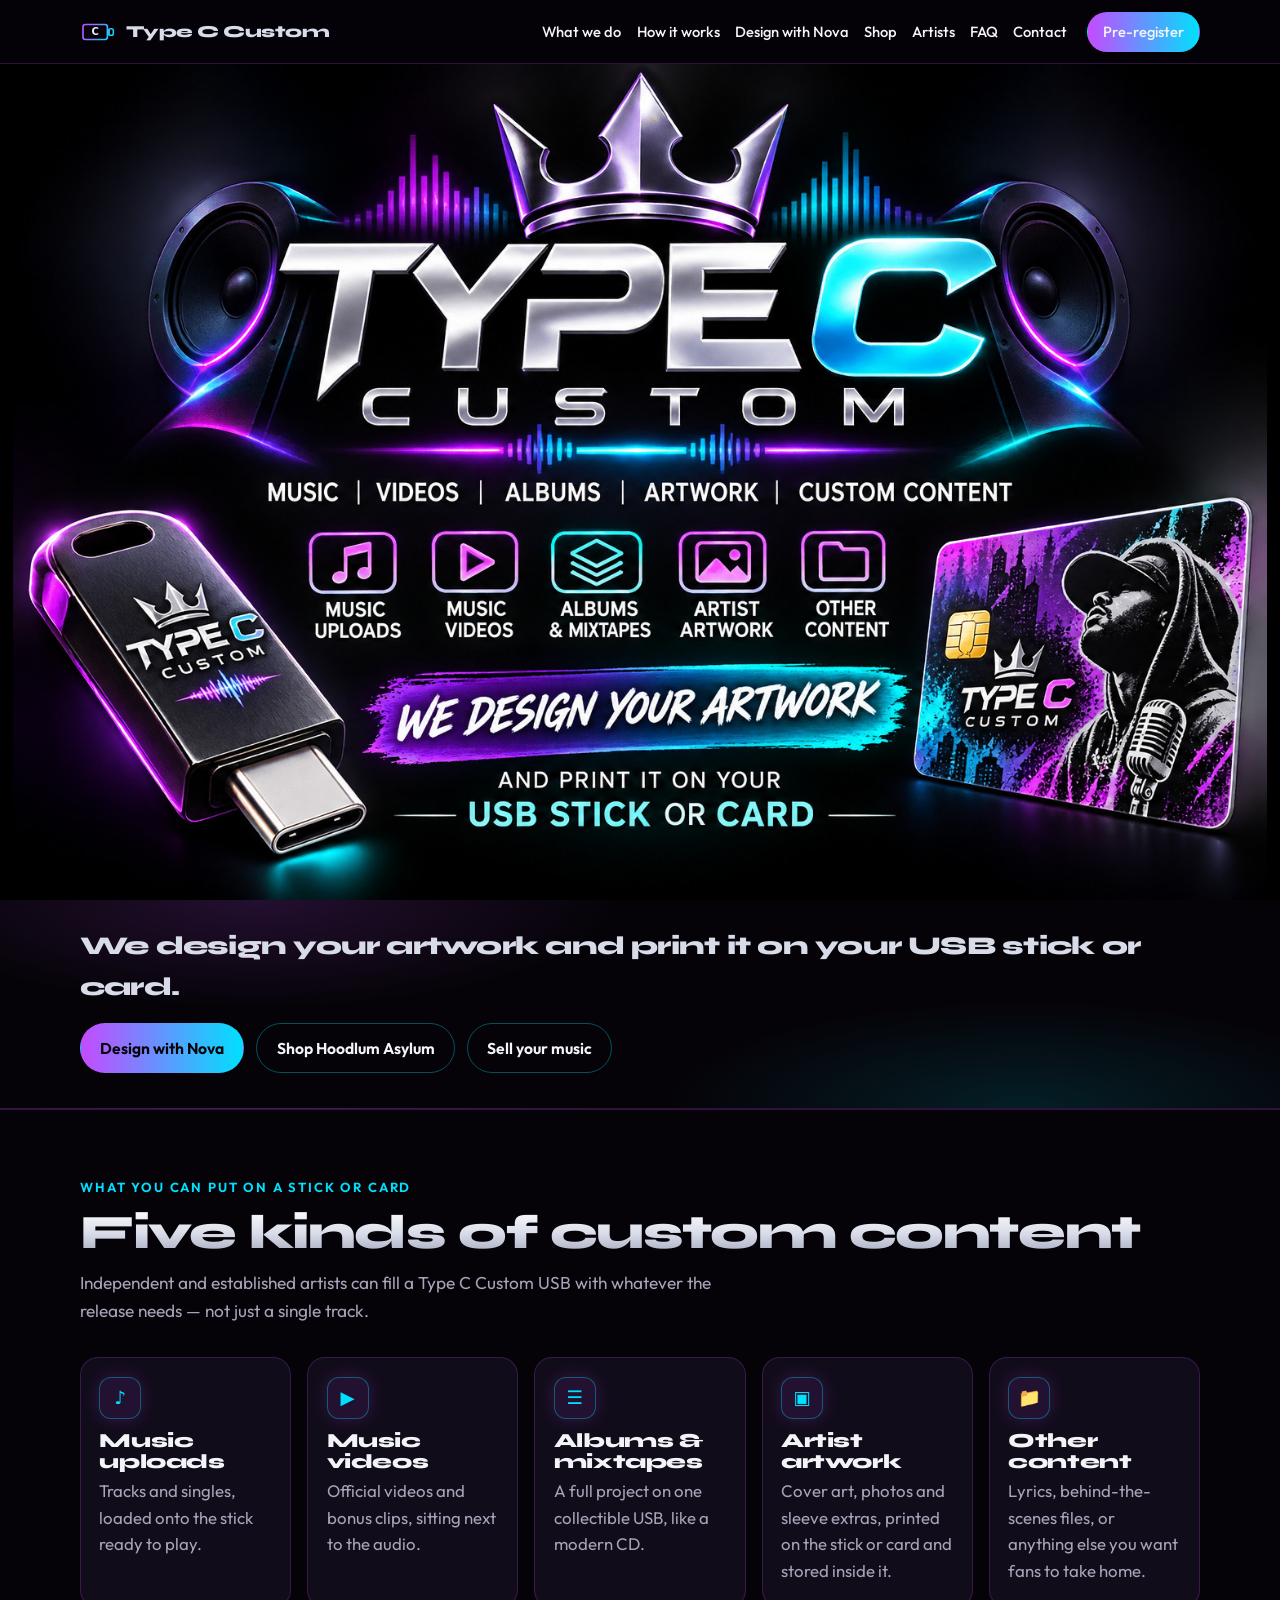
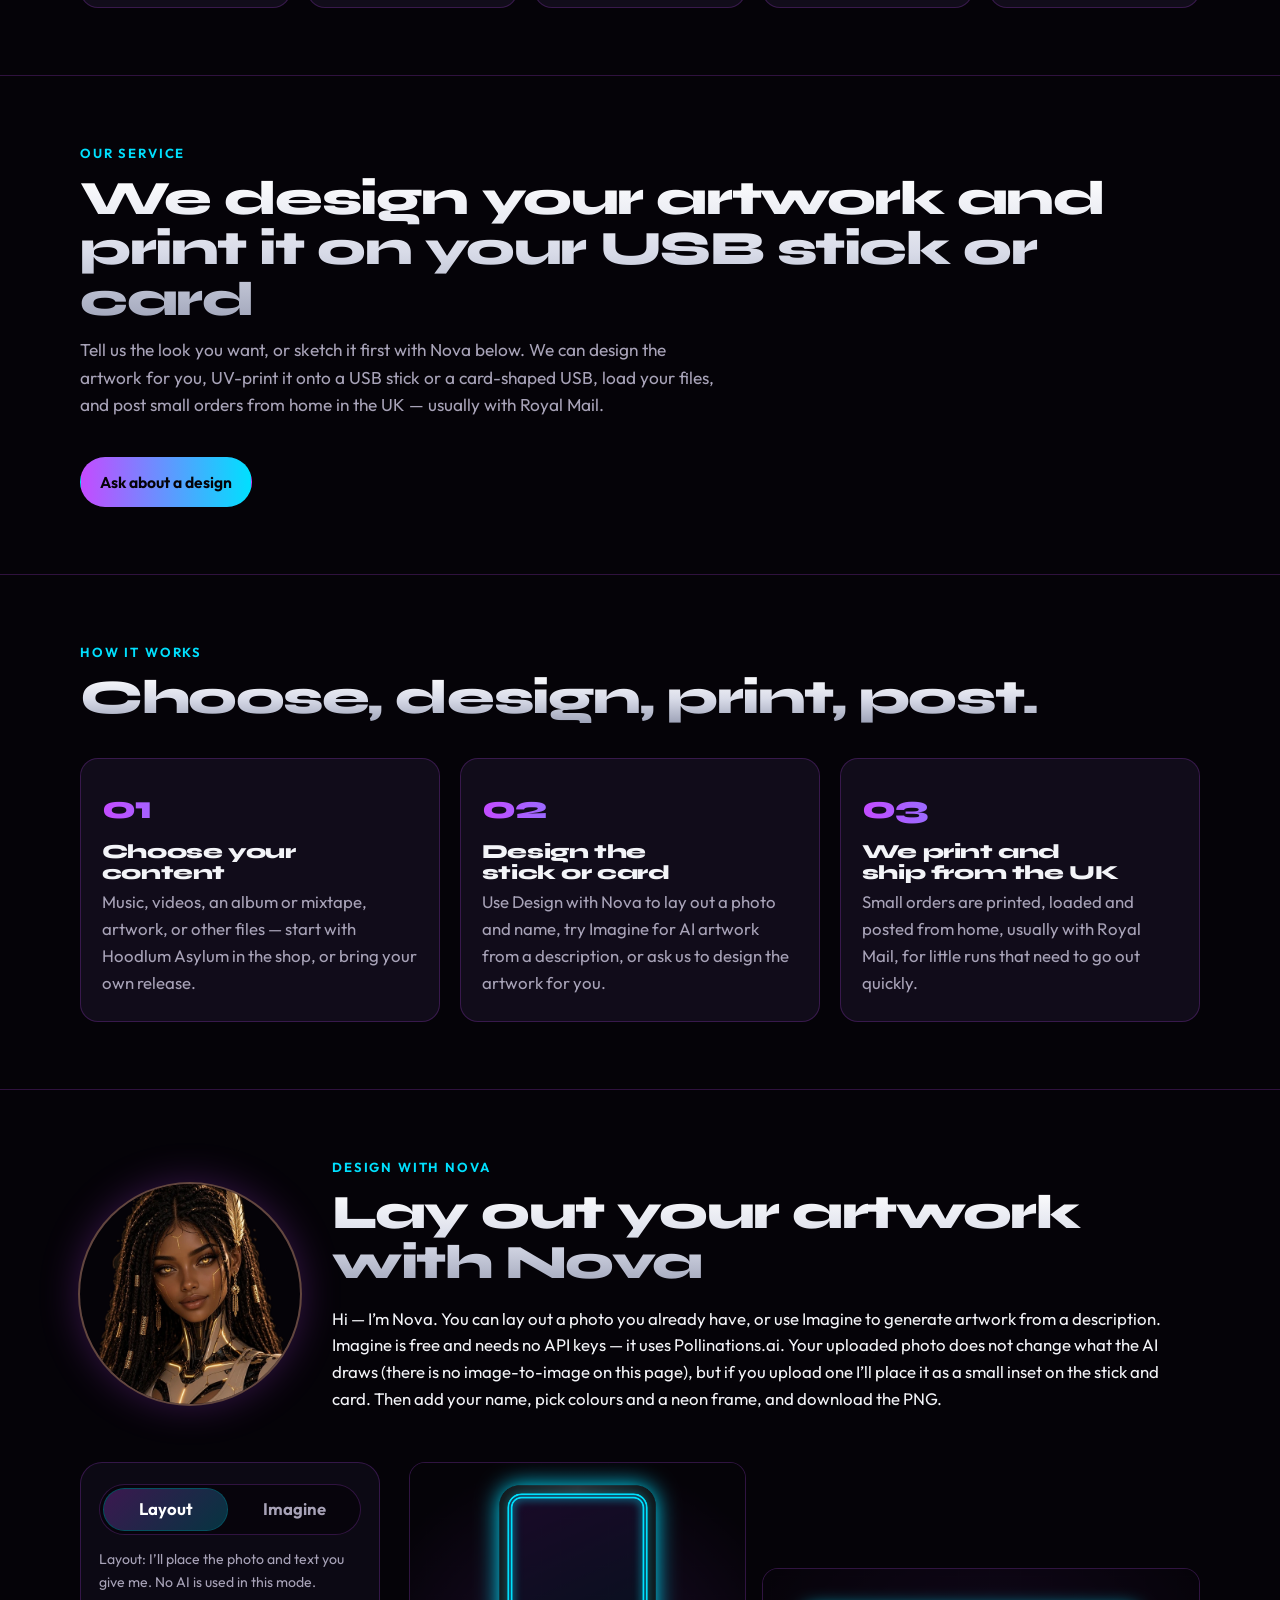
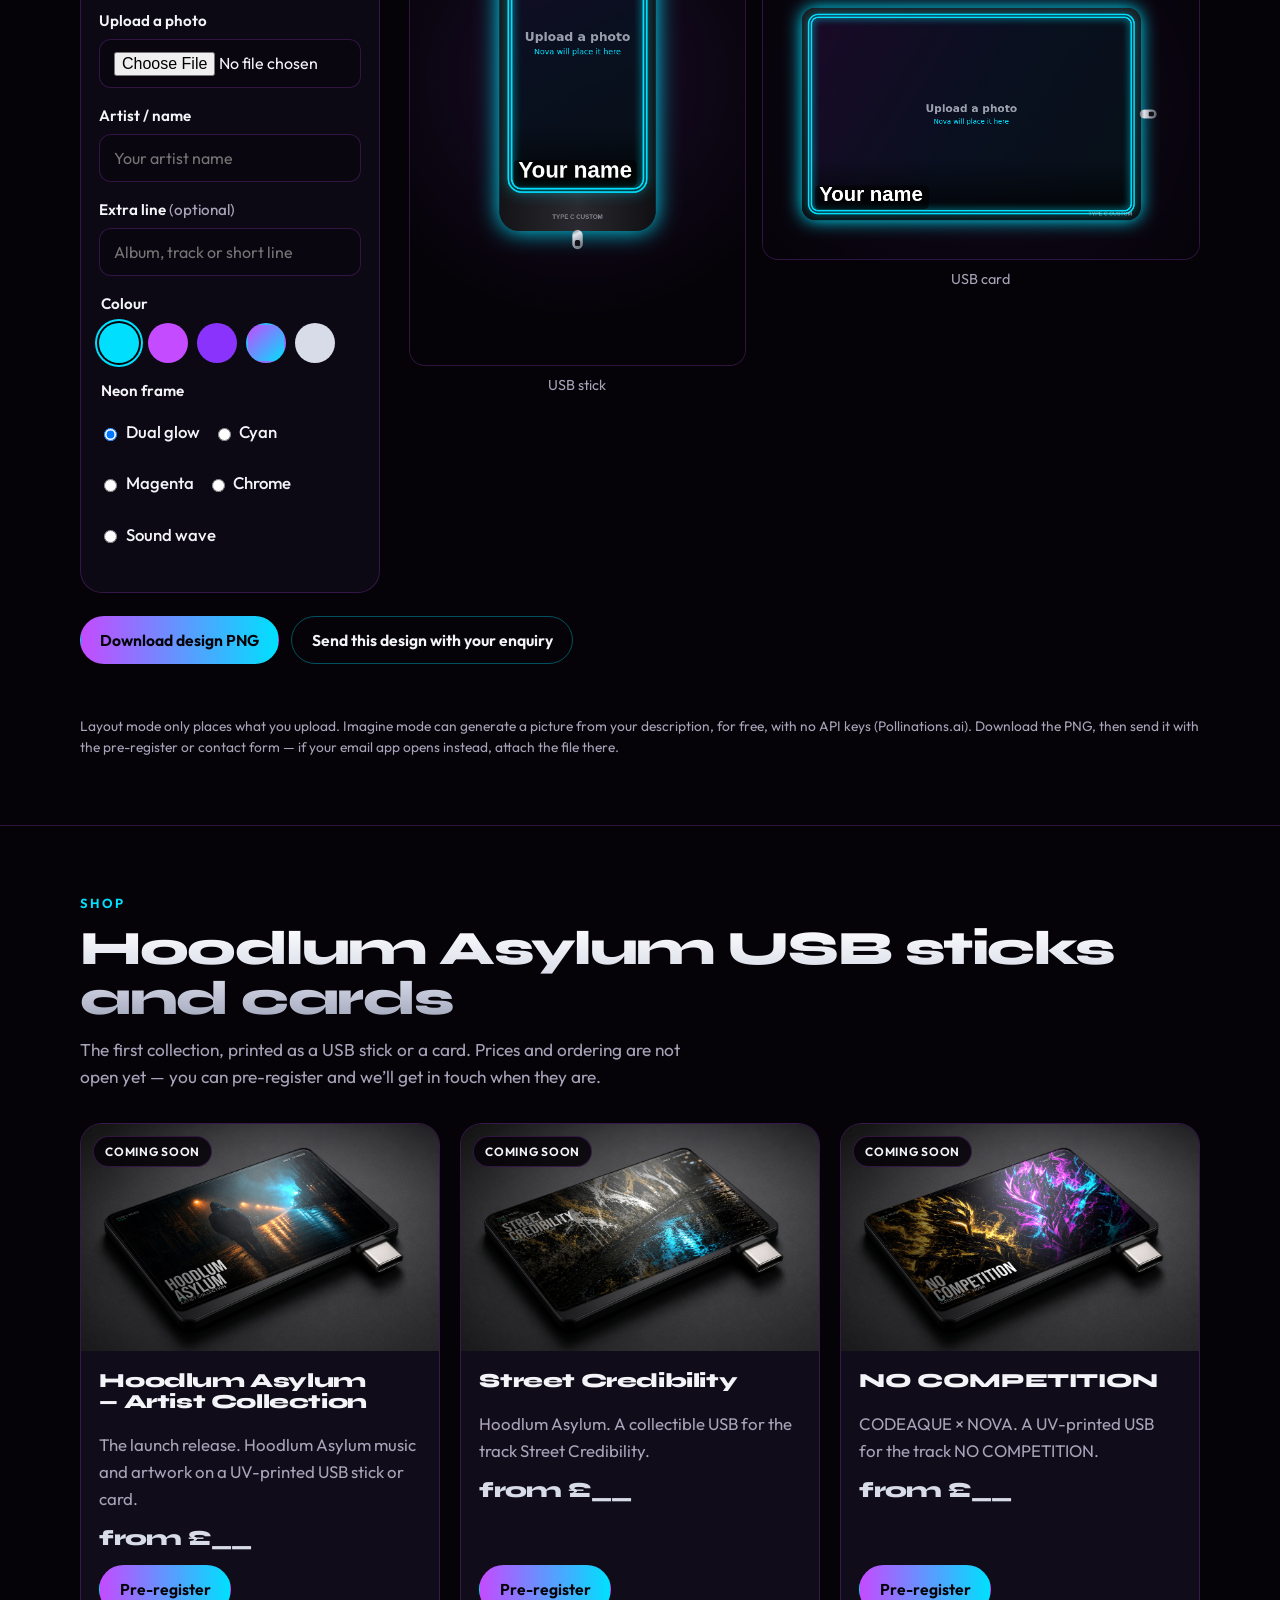
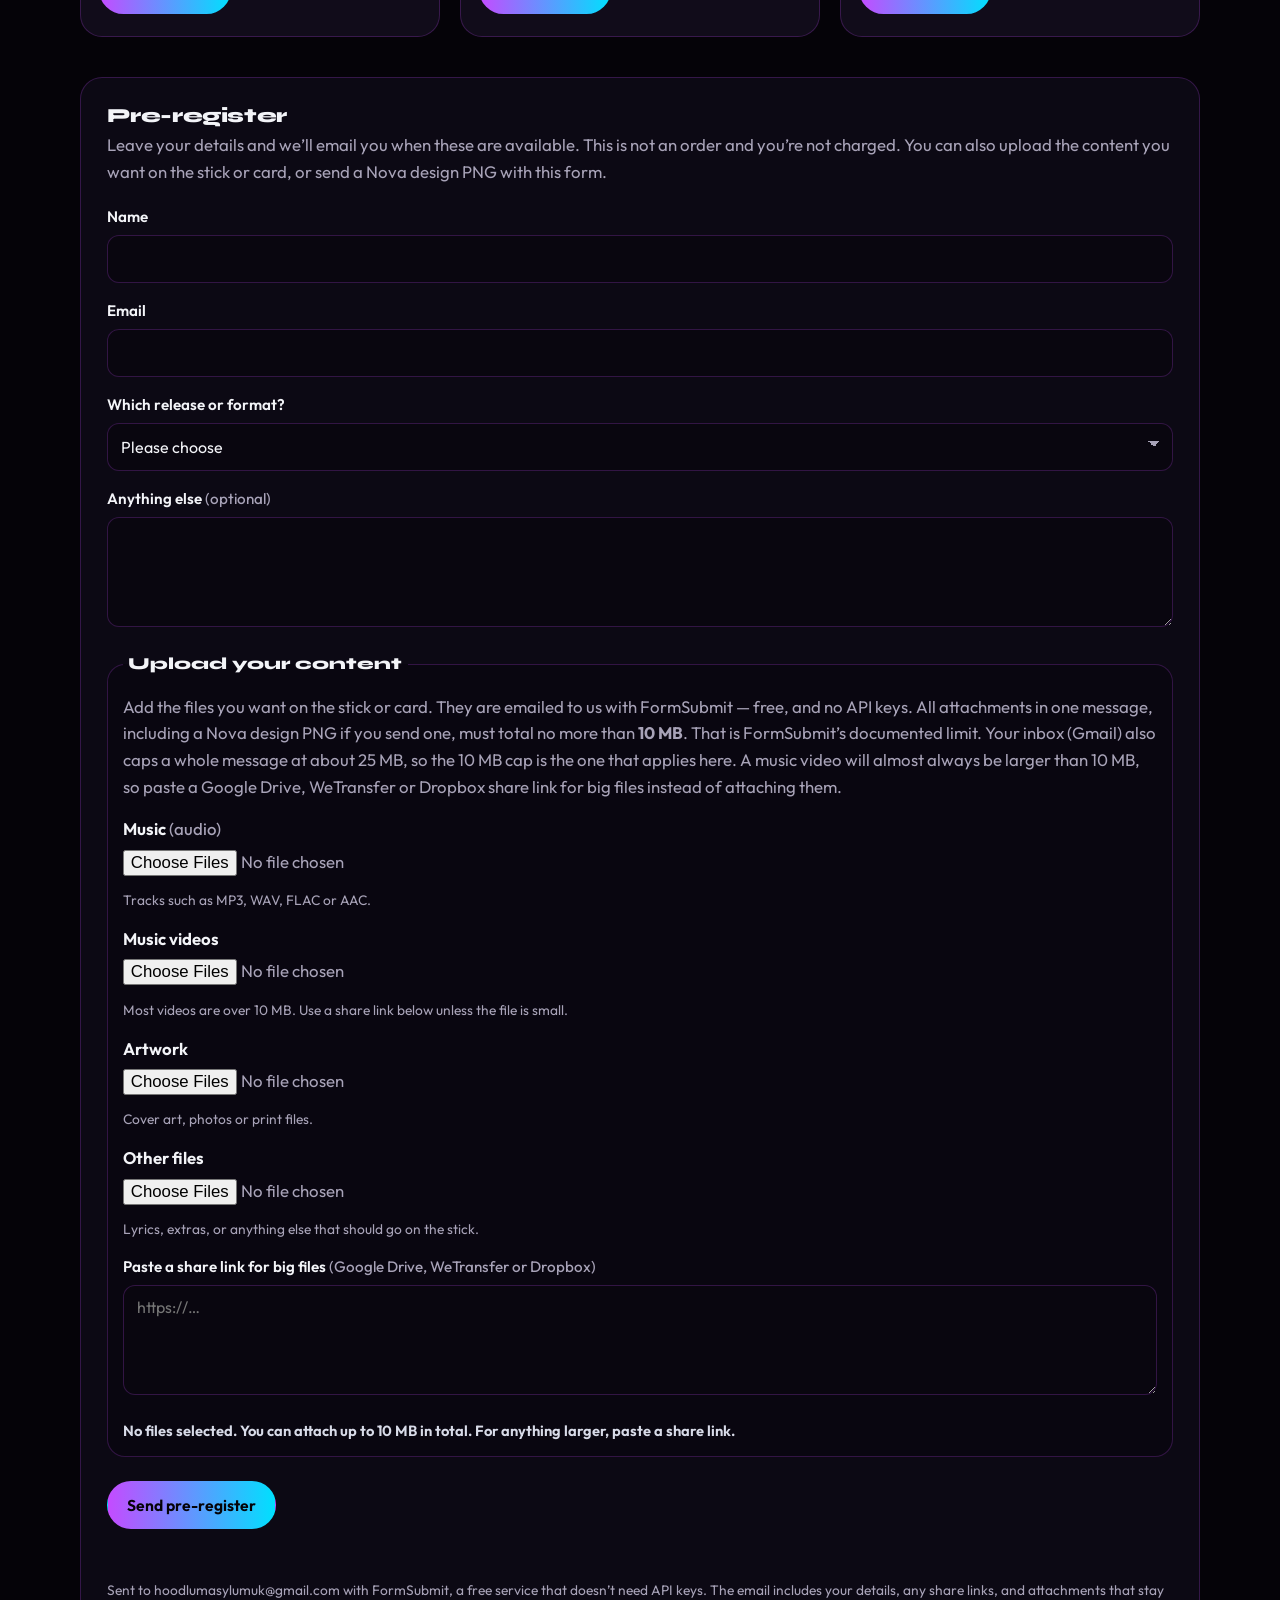
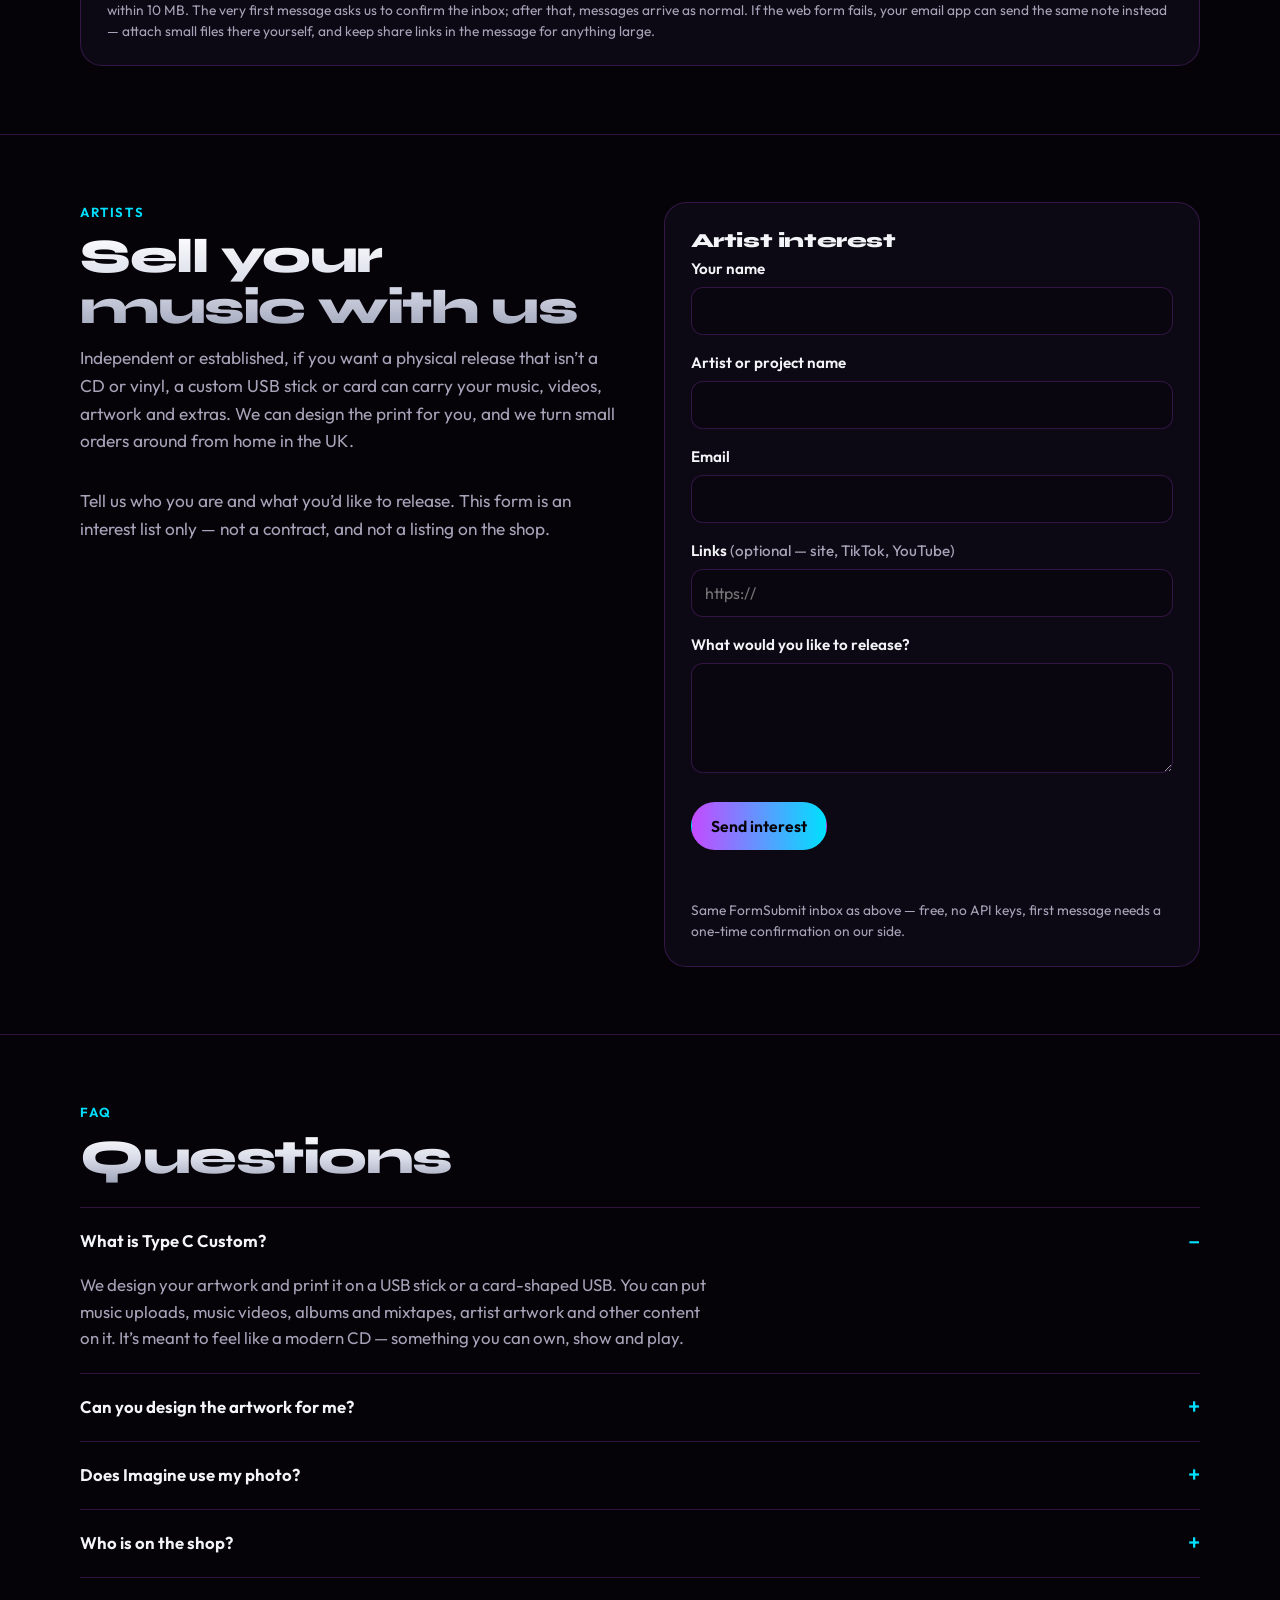
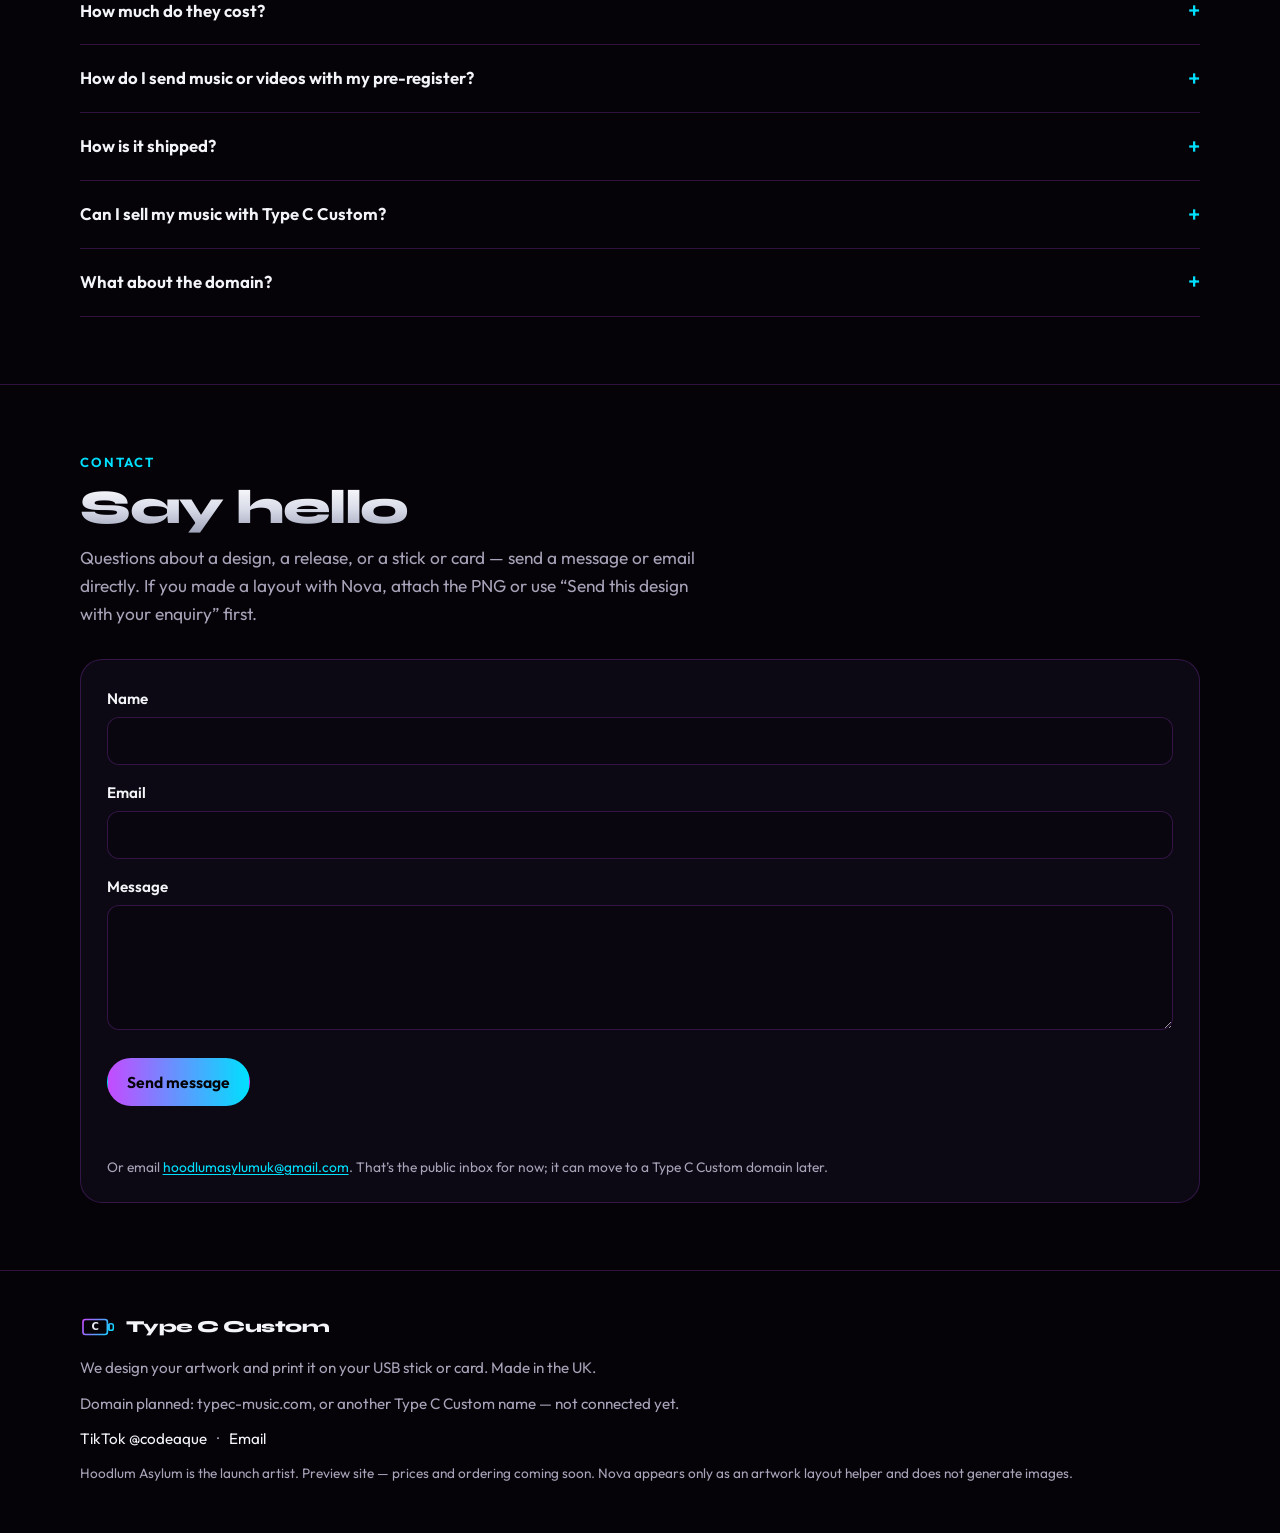
<file: index.html>
<!DOCTYPE html>
<html lang="en-GB">
<head>
  <meta charset="utf-8">
  <meta name="viewport" content="width=device-width, initial-scale=1">
  <title>Type C Custom — We design your artwork and print it on your USB stick or card</title>
  <meta name="description" content="Type C Custom designs your artwork and prints it on a USB stick or card. Music uploads, music videos, albums and mixtapes, artist artwork and other content. Shipped from the UK.">
  <meta name="theme-color" content="#050308">
  <meta property="og:type" content="website">
  <meta property="og:title" content="Type C Custom — Artwork on USB sticks and cards">
  <meta property="og:description" content="We design your artwork and print it on your USB stick or card. Music, videos, albums, artwork and custom content.">
  <meta property="og:image" content="https://hoodlumasylum.github.io/typec-music/assets/og.jpg">
  <meta name="twitter:card" content="summary_large_image">
  <meta name="twitter:title" content="Type C Custom — Artwork on USB sticks and cards">
  <meta name="twitter:description" content="We design your artwork and print it on your USB stick or card.">
  <meta name="twitter:image" content="https://hoodlumasylum.github.io/typec-music/assets/og.jpg">
  <link rel="icon" href="assets/favicon.ico" sizes="any">
  <link rel="icon" type="image/png" href="assets/favicon-32.png" sizes="32x32">
  <link rel="apple-touch-icon" href="assets/apple-touch-icon.png">
  <link rel="stylesheet" href="styles.css">
</head>
<body>
  <a class="skip" href="#main">Skip to content</a>

  <header class="site-header">
    <div class="wrap header-inner">
      <a class="brand" href="#top">
        <img src="assets/logo.svg" alt="" width="36" height="36">
        <span>Type C Custom</span>
      </a>
      <button class="nav-toggle" type="button" aria-expanded="false" aria-controls="site-nav" aria-label="Open menu">
        <span></span><span></span>
      </button>
      <nav id="site-nav" class="site-nav" aria-label="Primary">
        <a href="#offers">What we do</a>
        <a href="#how">How it works</a>
        <a href="#nova">Design with Nova</a>
        <a href="#shop">Shop</a>
        <a href="#artists">Artists</a>
        <a href="#faq">FAQ</a>
        <a href="#contact">Contact</a>
        <a class="btn btn-small btn-primary" href="#pre-register">Pre-register</a>
      </nav>
    </div>
  </header>

  <main id="main">
    <section class="banner" id="top">
      <img src="assets/banner.jpg" width="1536" height="1024" alt="Type C Custom banner: chrome TYPE C CUSTOM lettering under a silver crown, neon purple and cyan glow, speakers and sound waves. Icons for Music uploads, Music videos, Albums and Mixtapes, Artist artwork and Other content. A USB stick and a printed card. Tagline: We design your artwork and print it on your USB stick or card.">
    </section>

    <section class="cta-strip">
      <div class="wrap cta-strip-inner">
        <p>We design your artwork and print it on your USB stick or card.</p>
        <div class="hero-actions">
          <a class="btn btn-primary" href="#nova">Design with Nova</a>
          <a class="btn btn-ghost" href="#shop">Shop Hoodlum Asylum</a>
          <a class="btn btn-ghost" href="#artists">Sell your music</a>
        </div>
      </div>
    </section>

    <section class="offers" id="offers">
      <div class="wrap">
        <p class="eyebrow">What you can put on a stick or card</p>
        <h2>Five kinds of custom content</h2>
        <p class="section-intro">Independent and established artists can fill a Type C Custom USB with whatever the release needs — not just a single track.</p>
        <ul class="offer-grid">
          <li>
            <span class="offer-icon" aria-hidden="true">♪</span>
            <h3>Music uploads</h3>
            <p>Tracks and singles, loaded onto the stick ready to play.</p>
          </li>
          <li>
            <span class="offer-icon" aria-hidden="true">▶</span>
            <h3>Music videos</h3>
            <p>Official videos and bonus clips, sitting next to the audio.</p>
          </li>
          <li>
            <span class="offer-icon" aria-hidden="true">☰</span>
            <h3>Albums &amp; mixtapes</h3>
            <p>A full project on one collectible USB, like a modern CD.</p>
          </li>
          <li>
            <span class="offer-icon" aria-hidden="true">▣</span>
            <h3>Artist artwork</h3>
            <p>Cover art, photos and sleeve extras, printed on the stick or card and stored inside it.</p>
          </li>
          <li>
            <span class="offer-icon" aria-hidden="true">📁</span>
            <h3>Other content</h3>
            <p>Lyrics, behind-the-scenes files, or anything else you want fans to take home.</p>
          </li>
        </ul>
      </div>
    </section>

    <section class="service" id="service">
      <div class="wrap narrow">
        <p class="eyebrow">Our service</p>
        <h2>We design your artwork and print it on your USB stick or card</h2>
        <p class="section-intro">Tell us the look you want, or sketch it first with Nova below. We can design the artwork for you, UV-print it onto a USB stick or a card-shaped USB, load your files, and post small orders from home in the UK — usually with Royal Mail.</p>
        <a class="btn btn-primary" href="#contact">Ask about a design</a>
      </div>
    </section>

    <section class="how" id="how">
      <div class="wrap">
        <p class="eyebrow">How it works</p>
        <h2>Choose, design, print, post.</h2>
        <ol class="steps">
          <li>
            <span class="step-num">01</span>
            <h3>Choose your content</h3>
            <p>Music, videos, an album or mixtape, artwork, or other files — start with Hoodlum Asylum in the shop, or bring your own release.</p>
          </li>
          <li>
            <span class="step-num">02</span>
            <h3>Design the stick or card</h3>
            <p>Use Design with Nova to lay out a photo and name, try Imagine for AI artwork from a description, or ask us to design the artwork for you.</p>
          </li>
          <li>
            <span class="step-num">03</span>
            <h3>We print and ship from the UK</h3>
            <p>Small orders are printed, loaded and posted from home, usually with Royal Mail, for little runs that need to go out quickly.</p>
          </li>
        </ol>
      </div>
    </section>

    <section class="nova" id="nova">
      <div class="wrap">
        <div class="nova-intro">
          <img class="nova-face" src="assets/nova-face.webp" width="560" height="560" alt="Nova, a gold-marked face who helps you lay out artwork.">
          <div>
            <p class="eyebrow">Design with Nova</p>
            <h2>Lay out your artwork with Nova</h2>
            <p>Hi — I’m Nova. You can lay out a photo you already have, or use Imagine to generate artwork from a description. Imagine is free and needs no API keys — it uses Pollinations.ai. Your uploaded photo does not change what the AI draws (there is no image-to-image on this page), but if you upload one I’ll place it as a small inset on the stick and card. Then add your name, pick colours and a neon frame, and download the PNG.</p>
          </div>
        </div>

        <div class="nova-studio">
          <form class="nova-controls" id="nova-form" action="javascript:void(0)">
            <div class="mode-toggle" role="tablist" aria-label="Nova design mode">
              <button type="button" class="mode-btn is-on" id="mode-layout" data-mode="layout" aria-pressed="true">Layout</button>
              <button type="button" class="mode-btn" id="mode-imagine" data-mode="imagine" aria-pressed="false">Imagine</button>
            </div>
            <p class="mode-hint" id="nova-mode-hint">Layout: I’ll place the photo and text you give me. No AI is used in this mode.</p>
            <div class="field imagine-only" id="nova-imagine-field" hidden>
              <label for="nova-prompt">Describe the artwork</label>
              <textarea id="nova-prompt" name="prompt" rows="4" maxlength="500" placeholder="e.g. neon magenta and cyan street portrait, gold highlights, album cover, no text"></textarea>
              <button class="btn btn-primary" type="button" id="nova-imagine">Imagine artwork</button>
              <p class="form-note">The picture is generated from this description only. An uploaded photo is used as a small inset, not as an image-to-image input. Results can be slow, weak, or fail when the free service is busy. Generated pictures are marked AI-generated.</p>
            </div>
            <div class="field">
              <label for="nova-photo">Upload a photo <span class="optional" id="nova-photo-optional" hidden>(optional inset in Imagine)</span></label>
              <input id="nova-photo" name="photo" type="file" accept="image/*">
            </div>
            <div class="field">
              <label for="nova-name">Artist / name</label>
              <input id="nova-name" name="artist" type="text" maxlength="48" placeholder="Your artist name" autocomplete="off">
            </div>
            <div class="field">
              <label for="nova-line">Extra line <span class="optional">(optional)</span></label>
              <input id="nova-line" name="line" type="text" maxlength="60" placeholder="Album, track or short line" autocomplete="off">
            </div>
            <fieldset class="swatch-field">
              <legend>Colour</legend>
              <div class="swatches" id="nova-colours" role="radiogroup" aria-label="Type C Custom colours">
                <button type="button" class="swatch is-on" data-colour="cyan" style="--swatch:#00e0fe" aria-pressed="true" title="Cyan"><span class="visually-hidden">Cyan</span></button>
                <button type="button" class="swatch" data-colour="magenta" style="--swatch:#c44bff" aria-pressed="false" title="Magenta"><span class="visually-hidden">Magenta</span></button>
                <button type="button" class="swatch" data-colour="purple" style="--swatch:#8a33fd" aria-pressed="false" title="Purple"><span class="visually-hidden">Purple</span></button>
                <button type="button" class="swatch" data-colour="dual" style="--swatch:linear-gradient(135deg,#c44bff,#00e0fe)" aria-pressed="false" title="Cyan and magenta"><span class="visually-hidden">Cyan and magenta</span></button>
                <button type="button" class="swatch" data-colour="chrome" style="--swatch:#d8dbe8" aria-pressed="false" title="Chrome silver"><span class="visually-hidden">Chrome silver</span></button>
              </div>
            </fieldset>
            <fieldset class="swatch-field">
              <legend>Neon frame</legend>
              <div class="frames" id="nova-frames" role="radiogroup" aria-label="Frame styles">
                <label class="frame-opt"><input type="radio" name="frame" value="dual" checked> Dual glow</label>
                <label class="frame-opt"><input type="radio" name="frame" value="cyan"> Cyan</label>
                <label class="frame-opt"><input type="radio" name="frame" value="magenta"> Magenta</label>
                <label class="frame-opt"><input type="radio" name="frame" value="chrome"> Chrome</label>
                <label class="frame-opt"><input type="radio" name="frame" value="wave"> Sound wave</label>
              </div>
            </fieldset>
          </form>

          <div class="nova-previews">
            <figure>
              <canvas id="preview-stick" width="600" height="900" aria-label="Live USB stick preview"></canvas>
              <figcaption>USB stick</figcaption>
            </figure>
            <figure>
              <canvas id="preview-card" width="900" height="600" aria-label="Live USB card preview"></canvas>
              <figcaption>USB card</figcaption>
            </figure>
          </div>
        </div>

        <div class="nova-actions">
          <button class="btn btn-primary" type="button" id="nova-download">Download design PNG</button>
          <button class="btn btn-ghost" type="button" id="nova-send">Send this design with your enquiry</button>
          <p class="form-note" id="nova-status" role="status" aria-live="polite"></p>
          <p class="form-note">Layout mode only places what you upload. Imagine mode can generate a picture from your description, for free, with no API keys (Pollinations.ai). Download the PNG, then send it with the pre-register or contact form — if your email app opens instead, attach the file there.</p>
        </div>
      </div>
    </section>

    <section class="shop" id="shop">
      <div class="wrap">
        <p class="eyebrow">Shop</p>
        <h2>Hoodlum Asylum USB sticks and cards</h2>
        <p class="section-intro">The first collection, printed as a USB stick or a card. Prices and ordering are not open yet — you can pre-register and we’ll get in touch when they are.</p>

        <div class="product-grid">
          <article class="product" id="product-collection">
            <div class="product-media">
              <img src="assets/product-hoodlum-asylum.jpg" width="1038" height="660" alt="Hoodlum Asylum Artist Collection USB-C card mockup, rain-soaked street artwork printed on a black plastic card stick.">
              <span class="badge">Coming soon</span>
            </div>
            <div class="product-body">
              <h3>Hoodlum Asylum — Artist Collection</h3>
              <p>The launch release. Hoodlum Asylum music and artwork on a UV-printed USB stick or card.</p>
              <p class="price">from £__</p>
              <a class="btn btn-primary" href="#pre-register" data-product="Hoodlum Asylum — Artist Collection">Pre-register</a>
            </div>
          </article>

          <article class="product" id="product-street">
            <div class="product-media">
              <img src="assets/product-street-credibility.jpg" width="1038" height="660" alt="Street Credibility USB-C card mockup, gold and white marks on wet concrete with a cyan puddle, printed on a black plastic card stick.">
              <span class="badge">Coming soon</span>
            </div>
            <div class="product-body">
              <h3>Street Credibility</h3>
              <p>Hoodlum Asylum. A collectible USB for the track Street Credibility.</p>
              <p class="price">from £__</p>
              <a class="btn btn-primary" href="#pre-register" data-product="Street Credibility">Pre-register</a>
            </div>
          </article>

          <article class="product" id="product-nocomp">
            <div class="product-media">
              <img src="assets/product-no-competition.jpg" width="1038" height="660" alt="NO COMPETITION USB-C card mockup, gold and magenta-cyan figures printed on a black plastic card stick, labelled CODEAQUE times NOVA.">
              <span class="badge">Coming soon</span>
            </div>
            <div class="product-body">
              <h3>NO COMPETITION</h3>
              <p>CODEAQUE × NOVA. A UV-printed USB for the track NO COMPETITION.</p>
              <p class="price">from £__</p>
              <a class="btn btn-primary" href="#pre-register" data-product="CODEAQUE × NOVA — NO COMPETITION">Pre-register</a>
            </div>
          </article>
        </div>

        <form class="form panel" id="pre-register" name="pre-register" data-form="pre-register">
          <h3>Pre-register</h3>
          <p class="form-lead">Leave your details and we’ll email you when these are available. This is not an order and you’re not charged. You can also upload the content you want on the stick or card, or send a Nova design PNG with this form.</p>
          <div class="field">
            <label for="pr-name">Name</label>
            <input id="pr-name" name="name" type="text" autocomplete="name" required>
          </div>
          <div class="field">
            <label for="pr-email">Email</label>
            <input id="pr-email" name="email" type="email" autocomplete="email" required>
          </div>
          <div class="field">
            <label for="pr-product">Which release or format?</label>
            <select id="pr-product" name="stick" required>
              <option value="">Please choose</option>
              <option>Hoodlum Asylum — Artist Collection</option>
              <option>Street Credibility</option>
              <option>CODEAQUE × NOVA — NO COMPETITION</option>
              <option>Custom design — USB stick</option>
              <option>Custom design — USB card</option>
              <option>Tell me about all of them</option>
            </select>
          </div>
          <div class="field">
            <label for="pr-message">Anything else <span class="optional">(optional)</span></label>
            <textarea id="pr-message" name="message" rows="3"></textarea>
          </div>
          <p class="form-note" id="pr-design-note" hidden>A Nova design PNG is ready to go with this message. It counts toward the 10 MB attachment limit.</p>

          <fieldset class="upload-step" id="pr-upload-step">
            <legend>Upload your content</legend>
            <p class="form-lead">Add the files you want on the stick or card. They are emailed to us with FormSubmit — free, and no API keys. All attachments in one message, including a Nova design PNG if you send one, must total no more than <strong>10 MB</strong>. That is FormSubmit’s documented limit. Your inbox (Gmail) also caps a whole message at about 25 MB, so the 10 MB cap is the one that applies here. A music video will almost always be larger than 10 MB, so paste a Google Drive, WeTransfer or Dropbox share link for big files instead of attaching them.</p>

            <div class="upload-block">
              <label for="pr-music">Music <span class="optional">(audio)</span></label>
              <input id="pr-music" name="attachment_music" type="file" accept="audio/*,.mp3,.wav,.flac,.aac,.m4a,.ogg,.aiff,.wma" multiple>
              <p class="form-note">Tracks such as MP3, WAV, FLAC or AAC.</p>
            </div>
            <div class="upload-block">
              <label for="pr-video">Music videos</label>
              <input id="pr-video" name="attachment_video" type="file" accept="video/*,.mp4,.mov,.mkv,.webm" multiple>
              <p class="form-note">Most videos are over 10 MB. Use a share link below unless the file is small.</p>
            </div>
            <div class="upload-block">
              <label for="pr-artwork">Artwork</label>
              <input id="pr-artwork" name="attachment_artwork" type="file" accept="image/*,.pdf,.tif,.tiff,.psd,.ai,.svg,.eps" multiple>
              <p class="form-note">Cover art, photos or print files.</p>
            </div>
            <div class="upload-block">
              <label for="pr-other">Other files</label>
              <input id="pr-other" name="attachment_other" type="file" multiple>
              <p class="form-note">Lyrics, extras, or anything else that should go on the stick.</p>
            </div>

            <div class="field">
              <label for="pr-share-links">Paste a share link for big files <span class="optional">(Google Drive, WeTransfer or Dropbox)</span></label>
              <textarea id="pr-share-links" name="share_links" rows="3" placeholder="https://…"></textarea>
            </div>

            <p class="upload-meter" id="pr-upload-meter" role="status">No files selected. You can attach up to 10 MB in total.</p>
          </fieldset>

          <div class="hp" aria-hidden="true">
            <label for="pr-website">Website</label>
            <input id="pr-website" name="website" type="text" tabindex="-1" autocomplete="off">
          </div>
          <button class="btn btn-primary" type="submit">Send pre-register</button>
          <p class="form-status" role="status" aria-live="polite"></p>
          <p class="form-note">Sent to hoodlumasylumuk@gmail.com with FormSubmit, a free service that doesn’t need API keys. The email includes your details, any share links, and attachments that stay within 10 MB. The very first message asks us to confirm the inbox; after that, messages arrive as normal. If the web form fails, your email app can send the same note instead — attach small files there yourself, and keep share links in the message for anything large.</p>
        </form>
      </div>
    </section>

    <section class="artists" id="artists">
      <div class="wrap artists-grid">
        <div>
          <p class="eyebrow">Artists</p>
          <h2>Sell your music with us</h2>
          <p class="section-intro">Independent or established, if you want a physical release that isn’t a CD or vinyl, a custom USB stick or card can carry your music, videos, artwork and extras. We can design the print for you, and we turn small orders around from home in the UK.</p>
          <p class="section-intro">Tell us who you are and what you’d like to release. This form is an interest list only — not a contract, and not a listing on the shop.</p>
        </div>

        <form class="form panel" id="artist-interest" name="artist-interest" data-form="artist-interest">
          <h3>Artist interest</h3>
          <div class="field">
            <label for="ar-name">Your name</label>
            <input id="ar-name" name="name" type="text" autocomplete="name" required>
          </div>
          <div class="field">
            <label for="ar-artist">Artist or project name</label>
            <input id="ar-artist" name="artist" type="text" required>
          </div>
          <div class="field">
            <label for="ar-email">Email</label>
            <input id="ar-email" name="email" type="email" autocomplete="email" required>
          </div>
          <div class="field">
            <label for="ar-links">Links <span class="optional">(optional — site, TikTok, YouTube)</span></label>
            <input id="ar-links" name="links" type="text" inputmode="url" placeholder="https://">
          </div>
          <div class="field">
            <label for="ar-message">What would you like to release?</label>
            <textarea id="ar-message" name="message" rows="4" required></textarea>
          </div>
          <div class="hp" aria-hidden="true">
            <label for="ar-website">Website</label>
            <input id="ar-website" name="website" type="text" tabindex="-1" autocomplete="off">
          </div>
          <button class="btn btn-primary" type="submit">Send interest</button>
          <p class="form-status" role="status" aria-live="polite"></p>
          <p class="form-note">Same FormSubmit inbox as above — free, no API keys, first message needs a one-time confirmation on our side.</p>
        </form>
      </div>
    </section>

    <section class="faq" id="faq">
      <div class="wrap narrow">
        <p class="eyebrow">FAQ</p>
        <h2>Questions</h2>
        <div class="faq-list">
          <details open>
            <summary>What is Type C Custom?</summary>
            <p>We design your artwork and print it on a USB stick or a card-shaped USB. You can put music uploads, music videos, albums and mixtapes, artist artwork and other content on it. It’s meant to feel like a modern CD — something you can own, show and play.</p>
          </details>
          <details>
            <summary>Can you design the artwork for me?</summary>
            <p>Yes. That’s the main service. You can also use Design with Nova: Layout places a photo, name and colours you supply; Imagine generates a picture from a description, for free, with no API keys (Pollinations.ai). Your upload does not change what Imagine draws — it can only appear as a small inset. Download the PNG and send it with your enquiry.</p>
          </details>
          <details>
            <summary>Does Imagine use my photo?</summary>
            <p>No. Imagine has no image-to-image step, so the AI only reads your written description. If you upload a photo in Imagine mode, Nova places it as a small inset on the stick and card. Generated pictures carry a small “AI-generated” note. The free service can be slow or fail when it is busy.</p>
          </details>
          <details>
            <summary>Who is on the shop?</summary>
            <p>Hoodlum Asylum is the launch artist, including Street Credibility and CODEAQUE × NOVA — NO COMPETITION. Other artists will be added when they join. We don’t list anyone who hasn’t signed up.</p>
          </details>
          <details>
            <summary>How much do they cost?</summary>
            <p>Prices are not set yet, so you’ll see “from £__” until they are. Pre-register and we’ll email you when ordering opens. Nothing is charged now.</p>
          </details>
          <details>
            <summary>How do I send music or videos with my pre-register?</summary>
            <p>Use the “Upload your content” step on the pre-register form. You can attach music, music videos, artwork and other files, but FormSubmit will only email attachments totalling 10 MB. Larger files — especially videos — should be sent as a Google Drive, WeTransfer or Dropbox share link in the field provided. Nothing is stored on this website; files that do go through arrive as email attachments at hoodlumasylumuk@gmail.com.</p>
          </details>
          <details>
            <summary>How is it shipped?</summary>
            <p>Small orders are made and posted from home in the UK, usually with Royal Mail. We aim to turn little orders around quickly. We haven’t published delivery times or international rates yet — ask us if you’re outside the UK.</p>
          </details>
          <details>
            <summary>Can I sell my music with Type C Custom?</summary>
            <p>Yes — use the artist interest form and tell us what you’d like to release. We’ll write back when we’ve read it. Sending the form doesn’t put you in the shop automatically.</p>
          </details>
          <details>
            <summary>What about the domain?</summary>
            <p>typec-music.com is one option, or another Type C Custom name if that fits better. Nothing is connected yet. This preview is the same website, hosted for free in the meantime.</p>
          </details>
        </div>
      </div>
    </section>

    <section class="contact" id="contact">
      <div class="wrap narrow">
        <p class="eyebrow">Contact</p>
        <h2>Say hello</h2>
        <p class="section-intro">Questions about a design, a release, or a stick or card — send a message or email directly. If you made a layout with Nova, attach the PNG or use “Send this design with your enquiry” first.</p>

        <form class="form panel" id="contact-form" name="contact" data-form="contact">
          <div class="field">
            <label for="ct-name">Name</label>
            <input id="ct-name" name="name" type="text" autocomplete="name" required>
          </div>
          <div class="field">
            <label for="ct-email">Email</label>
            <input id="ct-email" name="email" type="email" autocomplete="email" required>
          </div>
          <div class="field">
            <label for="ct-message">Message</label>
            <textarea id="ct-message" name="message" rows="5" required></textarea>
          </div>
          <p class="form-note" id="ct-design-note" hidden>A Nova design PNG is ready to go with this message.</p>
          <div class="hp" aria-hidden="true">
            <label for="ct-website">Website</label>
            <input id="ct-website" name="website" type="text" tabindex="-1" autocomplete="off">
          </div>
          <button class="btn btn-primary" type="submit">Send message</button>
          <p class="form-status" role="status" aria-live="polite"></p>
          <p class="form-note">Or email <a class="contact-email-link" href="mailto:hoodlumasylumuk@gmail.com">hoodlumasylumuk@gmail.com</a>. That’s the public inbox for now; it can move to a Type C Custom domain later.</p>
        </form>
      </div>
    </section>
  </main>

  <footer class="site-footer">
    <div class="wrap footer-inner">
      <a class="brand" href="#top">
        <img src="assets/logo.svg" alt="" width="32" height="32">
        <span>Type C Custom</span>
      </a>
      <p>We design your artwork and print it on your USB stick or card. Made in the UK.</p>
      <p>Domain planned: typec-music.com, or another Type C Custom name — not connected yet.</p>
      <p>
        <a href="https://www.tiktok.com/@codeaque" rel="noopener noreferrer">TikTok @codeaque</a>
        <span class="dot" aria-hidden="true">·</span>
        <a href="mailto:hoodlumasylumuk@gmail.com">Email</a>
      </p>
      <p class="legal">Hoodlum Asylum is the launch artist. Preview site — prices and ordering coming soon. Nova appears only as an artwork layout helper and does not generate images.</p>
    </div>
  </footer>

  <script src="config.js"></script>
  <script src="script.js"></script>
  <script src="designer.js"></script>
</body>
</html>
</file>
<file: styles.css>
@font-face {
  font-family: "Syne";
  src: url("assets/fonts/Syne-Variable.ttf") format("truetype");
  font-weight: 400 800;
  font-style: normal;
  font-display: swap;
}

@font-face {
  font-family: "Outfit";
  src: url("assets/fonts/Outfit-Variable.ttf") format("truetype");
  font-weight: 100 900;
  font-style: normal;
  font-display: swap;
}

:root {
  --bg: #050308;
  --bg-elev: #0c0914;
  --bg-card: #110c1a;
  --text: #f3f4f8;
  --muted: #a8a3b8;
  --line: rgba(196, 75, 255, 0.22);
  --accent: #00e0fe;
  --accent-2: #c44bff;
  --purple: #8a33fd;
  --chrome: #d8dbe8;
  --accent-dim: rgba(0, 224, 254, 0.12);
  --radius: 18px;
  --max: 1120px;
  --header: 64px;
  --font-display: "Syne", system-ui, sans-serif;
  --font: "Outfit", system-ui, sans-serif;
}

*, *::before, *::after { box-sizing: border-box; }

html {
  scroll-behavior: smooth;
  scroll-padding-top: calc(var(--header) + 12px);
}

@media (prefers-reduced-motion: reduce) {
  html { scroll-behavior: auto; }
  *, *::before, *::after {
    animation: none !important;
    transition: none !important;
  }
}

body {
  margin: 0;
  background: var(--bg);
  color: var(--text);
  font-family: var(--font);
  font-size: 1.05rem;
  line-height: 1.6;
  -webkit-font-smoothing: antialiased;
  text-rendering: optimizeLegibility;
  overflow-x: hidden;
}

img { max-width: 100%; height: auto; display: block; }

a {
  color: var(--accent);
  text-decoration-thickness: 1px;
  text-underline-offset: 0.18em;
}

a:hover { color: #fff; }

:focus-visible {
  outline: 2px solid var(--accent);
  outline-offset: 3px;
}

.skip {
  position: absolute;
  left: 12px;
  top: -80px;
  background: var(--accent);
  color: #050308;
  padding: 8px 14px;
  z-index: 100;
  font-weight: 600;
}
.skip:focus { top: 12px; }

.visually-hidden {
  position: absolute;
  width: 1px;
  height: 1px;
  padding: 0;
  margin: -1px;
  overflow: hidden;
  clip: rect(0,0,0,0);
  border: 0;
}

.wrap {
  width: min(var(--max), calc(100% - 32px));
  margin-inline: auto;
}

.narrow { width: min(760px, calc(100% - 32px)); }

.eyebrow {
  margin: 0 0 0.6rem;
  color: var(--accent);
  font-weight: 650;
  font-size: 0.82rem;
  letter-spacing: 0.14em;
  text-transform: uppercase;
}

h1, h2, h3 {
  font-family: var(--font-display);
  font-weight: 800;
  line-height: 1.05;
  letter-spacing: -0.03em;
  margin: 0 0 0.7rem;
}

h1, h2 {
  background: linear-gradient(180deg, #ffffff 0%, #d8dbe8 52%, #9ea3b8 100%);
  -webkit-background-clip: text;
  background-clip: text;
  color: transparent;
}

h1 { font-size: clamp(2.4rem, 8vw, 4.6rem); }
h2 { font-size: clamp(1.85rem, 5vw, 3rem); }
h3 { font-size: 1.25rem; letter-spacing: -0.02em; color: var(--text); }

.lede,
.section-intro {
  color: var(--muted);
  font-size: 1.08rem;
  max-width: 40rem;
}

.section-intro { margin: 0 0 2rem; }

/* Header */
.site-header {
  position: sticky;
  top: 0;
  z-index: 50;
  height: var(--header);
  background: rgba(5, 3, 8, 0.88);
  backdrop-filter: blur(16px);
  -webkit-backdrop-filter: blur(16px);
  border-bottom: 1px solid var(--line);
}

.header-inner {
  height: var(--header);
  display: flex;
  align-items: center;
  justify-content: space-between;
  gap: 16px;
}

.brand {
  display: inline-flex;
  align-items: center;
  gap: 10px;
  color: var(--chrome);
  text-decoration: none;
  font-family: var(--font-display);
  font-weight: 800;
  letter-spacing: -0.03em;
  font-size: 1.05rem;
}

.brand img { display: block; width: 36px; height: 36px; }
.brand:hover { color: var(--accent); }

.nav-toggle {
  display: none;
  width: 44px;
  height: 44px;
  border: 0;
  background: transparent;
  color: var(--text);
  cursor: pointer;
  padding: 0;
  position: relative;
}

.nav-toggle span {
  position: absolute;
  left: 12px;
  right: 12px;
  height: 2px;
  background: currentColor;
  transition: transform 0.2s ease, top 0.2s ease;
}

.nav-toggle span:first-child { top: 18px; }
.nav-toggle span:last-child { top: 24px; }
.nav-toggle[aria-expanded="true"] span:first-child { top: 21px; transform: rotate(45deg); }
.nav-toggle[aria-expanded="true"] span:last-child { top: 21px; transform: rotate(-45deg); }

.site-nav {
  display: flex;
  align-items: center;
  gap: 0.95rem;
}

.site-nav a {
  color: var(--text);
  text-decoration: none;
  font-size: 0.92rem;
  font-weight: 500;
  white-space: nowrap;
}

.site-nav a:hover { color: var(--accent); }
.site-nav .btn { margin-left: 0.25rem; }

/* Buttons */
.btn {
  display: inline-flex;
  align-items: center;
  justify-content: center;
  min-height: 48px;
  padding: 0.7rem 1.2rem;
  border-radius: 999px;
  border: 1px solid transparent;
  font-family: var(--font);
  font-weight: 650;
  font-size: 0.98rem;
  text-decoration: none;
  cursor: pointer;
  color: inherit;
  background: transparent;
}

.btn-small { min-height: 40px; padding: 0.45rem 0.95rem; font-size: 0.9rem; }

.btn-primary {
  background: linear-gradient(90deg, #c44bff 0%, #00e0fe 100%);
  color: #050308;
  border-color: transparent;
}

.btn-primary:hover { filter: brightness(1.08); color: #050308; }

.btn-ghost {
  border-color: rgba(0, 224, 254, 0.35);
  color: var(--text);
}

.btn-ghost:hover { border-color: var(--accent); color: var(--accent); background: var(--accent-dim); }

.hero-actions {
  display: flex;
  flex-wrap: wrap;
  gap: 0.75rem;
}

/* Banner */
.banner { background: #000; }
.banner img {
  width: 100%;
  height: auto;
  max-height: calc(100dvh - var(--header));
  object-fit: contain;
  object-position: center center;
  display: block;
  margin: 0 auto;
}

.cta-strip {
  padding: 1.6rem 0 2.2rem;
  border-bottom: 1px solid var(--line);
  background:
    radial-gradient(600px 180px at 20% 0%, rgba(196, 75, 255, 0.16), transparent 60%),
    radial-gradient(600px 180px at 80% 100%, rgba(0, 224, 254, 0.12), transparent 60%);
}

.cta-strip-inner { display: grid; gap: 1rem; }
.cta-strip p {
  margin: 0;
  font-family: var(--font-display);
  font-weight: 800;
  font-size: clamp(1.15rem, 3vw, 1.6rem);
  letter-spacing: -0.03em;
  color: var(--chrome);
}

/* Offers / service / how */
.offers, .service, .how, .nova, .shop, .artists, .faq, .contact {
  padding: 4.2rem 0;
  border-top: 1px solid var(--line);
}

.offer-grid {
  list-style: none;
  margin: 0;
  padding: 0;
  display: grid;
  gap: 1rem;
}

.offer-grid li {
  background: var(--bg-card);
  border: 1px solid var(--line);
  border-radius: var(--radius);
  padding: 1.2rem 1.15rem 1.35rem;
}

.offer-icon {
  display: inline-flex;
  align-items: center;
  justify-content: center;
  width: 42px;
  height: 42px;
  border-radius: 12px;
  margin-bottom: 0.7rem;
  color: var(--accent);
  border: 1px solid rgba(0, 224, 254, 0.35);
  background: rgba(196, 75, 255, 0.1);
  box-shadow: 0 0 18px rgba(196, 75, 255, 0.2);
  font-size: 1.15rem;
}

.offer-grid h3 { margin-bottom: 0.35rem; text-wrap: balance; }
.offer-grid p { margin: 0; color: var(--muted); }

.service .btn { margin-top: 0.4rem; }

.steps {
  list-style: none;
  margin: 2.2rem 0 0;
  padding: 0;
  display: grid;
  gap: 1.2rem;
}

.steps li {
  background: var(--bg-card);
  border: 1px solid var(--line);
  border-radius: var(--radius);
  padding: 1.4rem 1.3rem 1.5rem;
}

.step-num {
  display: block;
  font-family: var(--font-display);
  font-weight: 800;
  font-size: 2rem;
  background: linear-gradient(90deg, #c44bff, #00e0fe);
  -webkit-background-clip: text;
  background-clip: text;
  color: transparent;
  letter-spacing: -0.04em;
  margin-bottom: 0.5rem;
}

.steps h3 { margin-bottom: 0.4rem; text-wrap: balance; }
.steps p { margin: 0; color: var(--muted); }

/* Nova designer */
.nova-intro {
  display: grid;
  gap: 1.4rem;
  align-items: center;
  margin-bottom: 2rem;
}

.nova-face {
  width: min(100%, 280px);
  border-radius: 50%;
  justify-self: center;
  box-shadow:
    0 0 0 2px rgba(232, 184, 109, 0.35),
    0 0 40px rgba(196, 75, 255, 0.28);
}

.nova-studio {
  display: grid;
  gap: 1.5rem;
}

.mode-toggle {
  display: flex;
  gap: 0.4rem;
  margin-bottom: 0.85rem;
  background: rgba(5, 3, 8, 0.6);
  border: 1px solid var(--line);
  border-radius: 999px;
  padding: 0.25rem;
}
.mode-btn {
  flex: 1;
  border: 0;
  background: transparent;
  color: var(--muted);
  font: inherit;
  font-weight: 650;
  padding: 0.45rem 0.7rem;
  border-radius: 999px;
  cursor: pointer;
}
.mode-btn.is-on {
  background: linear-gradient(135deg, rgba(196, 75, 255, 0.28), rgba(0, 224, 254, 0.22));
  color: #fff;
  box-shadow: 0 0 0 1px rgba(0, 224, 254, 0.35);
}
.mode-hint {
  margin: 0 0 1rem;
  color: var(--muted);
  font-size: 0.88rem;
}
.imagine-only textarea {
  width: 100%;
  min-height: 6rem;
  resize: vertical;
  background: #0a0710;
  border: 1px solid var(--line);
  border-radius: 12px;
  color: inherit;
  font: inherit;
  padding: 0.7rem 0.8rem;
  margin-bottom: 0.7rem;
}
.imagine-only .btn { width: 100%; margin-bottom: 0.55rem; }
.imagine-only .btn[disabled] { opacity: 0.65; cursor: wait; }

.nova-controls {
  background: var(--bg-elev);
  border: 1px solid var(--line);
  border-radius: 22px;
  padding: 1.3rem 1.15rem 1.2rem;
}

.nova-previews {
  display: grid;
  gap: 1rem;
}

.nova-previews figure { margin: 0; }
.nova-previews figcaption {
  text-align: center;
  color: var(--muted);
  font-size: 0.9rem;
  margin-top: 0.45rem;
}

.nova-previews canvas {
  width: 100%;
  height: auto;
  display: block;
  background: #07050c;
  border-radius: 16px;
  border: 1px solid var(--line);
}

.nova-actions {
  display: flex;
  flex-wrap: wrap;
  gap: 0.75rem;
  align-items: center;
  margin-top: 1.4rem;
}

.nova-actions .form-note { flex-basis: 100%; }

.swatch-field {
  border: 0;
  margin: 0 0 1rem;
  padding: 0;
}

.swatch-field legend {
  font-weight: 600;
  margin-bottom: 0.45rem;
  font-size: 0.95rem;
}

.swatches { display: flex; flex-wrap: wrap; gap: 0.55rem; }

.swatch {
  width: 40px;
  height: 40px;
  border-radius: 999px;
  border: 2px solid transparent;
  background: var(--swatch);
  cursor: pointer;
  padding: 0;
}

.swatch.is-on {
  box-shadow: 0 0 0 2px var(--bg), 0 0 0 4px var(--accent);
}

.frames { display: flex; flex-wrap: wrap; gap: 0.45rem 0.8rem; }

.frame-opt {
  display: inline-flex;
  align-items: center;
  gap: 0.35rem;
  min-height: 44px;
  font-weight: 500;
  cursor: pointer;
}

/* Shop */
.product-grid {
  display: grid;
  gap: 1.25rem;
  margin-bottom: 2.5rem;
}

.product {
  background: var(--bg-card);
  border: 1px solid var(--line);
  border-radius: 22px;
  overflow: hidden;
  display: flex;
  flex-direction: column;
}

.product-media { position: relative; background: #07050c; }
.product-media img { width: 100%; }

.badge {
  position: absolute;
  top: 12px;
  left: 12px;
  background: rgba(5, 3, 8, 0.86);
  color: var(--text);
  border: 1px solid var(--line);
  border-radius: 999px;
  padding: 0.3rem 0.7rem;
  font-size: 0.75rem;
  font-weight: 650;
  letter-spacing: 0.06em;
  text-transform: uppercase;
}

.product-body { padding: 1.15rem 1.15rem 1.35rem; display: flex; flex-direction: column; gap: 0.55rem; flex: 1; }
.product-body h3 { text-wrap: balance; }
.product-body p { margin: 0; color: var(--muted); }
.product-body .btn { margin-top: auto; align-self: flex-start; }

.price {
  font-family: var(--font-display);
  font-weight: 800;
  font-size: 1.35rem;
  color: var(--chrome) !important;
  letter-spacing: -0.03em;
}

/* Forms */
.panel {
  background: var(--bg-elev);
  border: 1px solid var(--line);
  border-radius: 22px;
  padding: 1.4rem 1.2rem 1.3rem;
}

.form { position: relative; }
.form h3 { margin-bottom: 0.4rem; }
.form-lead { color: var(--muted); margin: 0 0 1.2rem; }
.field { margin-bottom: 1rem; }

.field label {
  display: block;
  font-weight: 600;
  margin-bottom: 0.35rem;
  font-size: 0.95rem;
}

.optional { color: var(--muted); font-weight: 450; }

.field input,
.field select,
.field textarea {
  width: 100%;
  min-height: 48px;
  border-radius: 12px;
  border: 1px solid var(--line);
  background: #09060f;
  color: var(--text);
  font-family: var(--font);
  font-size: 1rem;
  padding: 0.7rem 0.85rem;
  appearance: none;
}

.field textarea { min-height: 110px; resize: vertical; }

.field input:focus,
.field select:focus,
.field textarea:focus {
  outline: 2px solid var(--accent);
  outline-offset: 1px;
  border-color: var(--accent);
}

.field select {
  background-image: linear-gradient(45deg, transparent 50%, var(--muted) 50%), linear-gradient(135deg, var(--muted) 50%, transparent 50%);
  background-position: calc(100% - 18px) calc(50% - 3px), calc(100% - 12px) calc(50% - 3px);
  background-size: 6px 6px, 6px 6px;
  background-repeat: no-repeat;
  padding-right: 2.2rem;
}

.hp {
  position: absolute;
  left: -10000px;
  width: 1px;
  height: 1px;
  overflow: hidden;
}

.form .btn { margin-top: 0.3rem; }
.form-status { min-height: 1.4em; margin: 0.8rem 0 0; font-weight: 600; }
.form-status.ok { color: var(--accent); }
.form-status.err { color: #ff8b8b; }
.form-note {
  margin: 0.9rem 0 0;
  color: var(--muted);
  font-size: 0.86rem;
  line-height: 1.5;
}

.artists-grid { display: grid; gap: 2rem; }
.faq-list { margin-top: 1.5rem; }

details {
  border-top: 1px solid var(--line);
  padding: 0.2rem 0;
}

details:last-child { border-bottom: 1px solid var(--line); }

summary {
  cursor: pointer;
  list-style: none;
  padding: 1.05rem 2rem 1.05rem 0;
  font-weight: 650;
  font-size: 1.05rem;
  position: relative;
}

summary::-webkit-details-marker { display: none; }

summary::after {
  content: "+";
  position: absolute;
  right: 0;
  top: 50%;
  transform: translateY(-50%);
  color: var(--accent);
  font-size: 1.4rem;
  font-weight: 500;
}

details[open] summary::after { content: "–"; }

details p {
  margin: 0 0 1.1rem;
  color: var(--muted);
  max-width: 40rem;
}

.site-footer {
  border-top: 1px solid var(--line);
  padding: 2.4rem 0 3rem;
  color: var(--muted);
  font-size: 0.95rem;
}

.footer-inner { display: grid; gap: 0.7rem; }
.footer-inner p { margin: 0; }
.footer-inner a { color: var(--text); text-decoration: none; }
.footer-inner a:hover { color: var(--accent); }
.dot { margin: 0 0.45rem; color: var(--muted); }
.legal { font-size: 0.85rem; }

.notfound {
  min-height: 100dvh;
  display: grid;
  align-content: center;
  justify-items: start;
  gap: 1rem;
  width: min(36rem, calc(100% - 32px));
  margin: 0 auto;
}

@media (min-width: 800px) {
  .wrap { width: min(var(--max), calc(100% - 64px)); }

  .offer-grid { grid-template-columns: repeat(3, 1fr); }
  .steps { grid-template-columns: repeat(3, 1fr); gap: 1.25rem; }
  .product-grid { grid-template-columns: repeat(3, 1fr); }
  .artists-grid { grid-template-columns: 1fr 1fr; gap: 3rem; align-items: start; }
  .panel { padding: 1.7rem 1.6rem 1.5rem; }

  .nova-intro { grid-template-columns: 220px 1fr; gap: 2rem; }
  .nova-face { width: 220px; justify-self: start; }
  .nova-studio { grid-template-columns: 300px 1fr; align-items: start; gap: 1.8rem; }
  .nova-previews { grid-template-columns: 1fr 1.3fr; align-items: center; }
  .nova-controls { position: sticky; top: calc(var(--header) + 12px); }
}

@media (min-width: 1100px) {
  .offer-grid { grid-template-columns: repeat(5, 1fr); }
}

@media (min-width: 1100px) and (max-width: 1180px) {
  .site-nav { gap: 0.7rem; }
  .site-nav a { font-size: 0.86rem; }
}

@media (max-width: 799px) {
  .nav-toggle { display: block; }

  .site-nav {
    display: none;
    position: absolute;
    top: var(--header);
    left: 0;
    right: 0;
    background: rgba(8, 6, 14, 0.98);
    border-bottom: 1px solid var(--line);
    flex-direction: column;
    align-items: stretch;
    padding: 0.6rem 16px 1.1rem;
    gap: 0;
  }

  .site-nav.open { display: flex; }

  .site-nav a {
    padding: 0.85rem 0.2rem;
    min-height: 44px;
    display: flex;
    align-items: center;
    border-bottom: 1px solid var(--line);
    white-space: normal;
  }

  .site-nav .btn {
    margin: 0.9rem 0 0.2rem;
    justify-content: center;
    border-bottom: 0;
  }

  .offer-grid { grid-template-columns: 1fr; }
}

@media (min-width: 560px) and (max-width: 799px) {
  .offer-grid { grid-template-columns: 1fr 1fr; }
  .offer-grid li:last-child { grid-column: 1 / -1; }
}

.upload-step {
  border: 1px solid var(--line);
  border-radius: 18px;
  padding: 1rem 0.95rem 0.85rem;
  margin: 0 0 1.2rem;
  background: rgba(8, 6, 14, 0.65);
}
.upload-step legend {
  font-family: Syne, sans-serif;
  font-weight: 800;
  font-size: 1.05rem;
  padding: 0 0.35rem;
}
.upload-step .form-lead { margin-bottom: 0.95rem; }
.upload-block {
  margin-bottom: 0.95rem;
}
.upload-block label {
  display: block;
  font-weight: 650;
  margin-bottom: 0.35rem;
}
.upload-block input[type="file"] {
  display: block;
  width: 100%;
  font: inherit;
  color: var(--muted);
}
.upload-meter {
  margin: 0.2rem 0 0;
  font-weight: 650;
  font-size: 0.92rem;
  color: var(--chrome, #d8dbe8);
}
.upload-meter.is-ok { color: var(--accent); }
.upload-meter.is-warn { color: #e8c36a; }
.upload-meter.is-err { color: #ff8b8b; }
</file>
